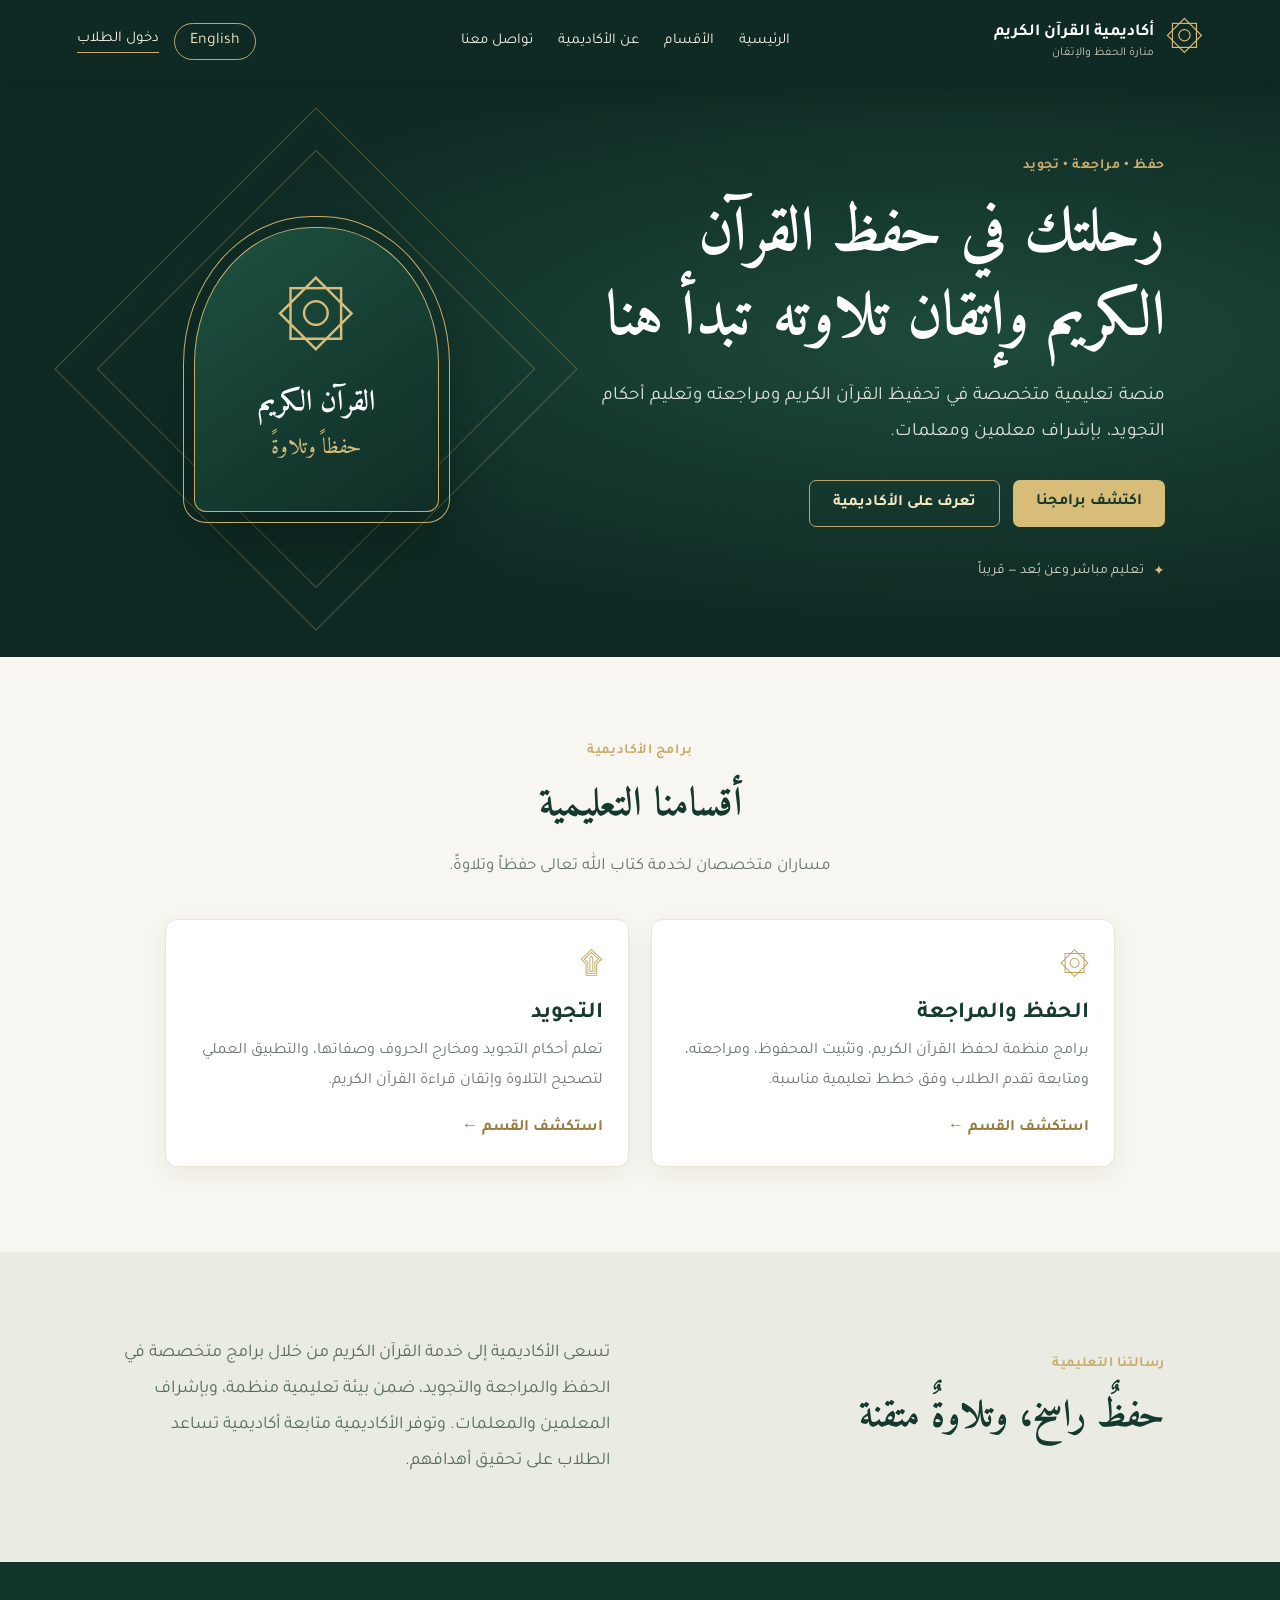
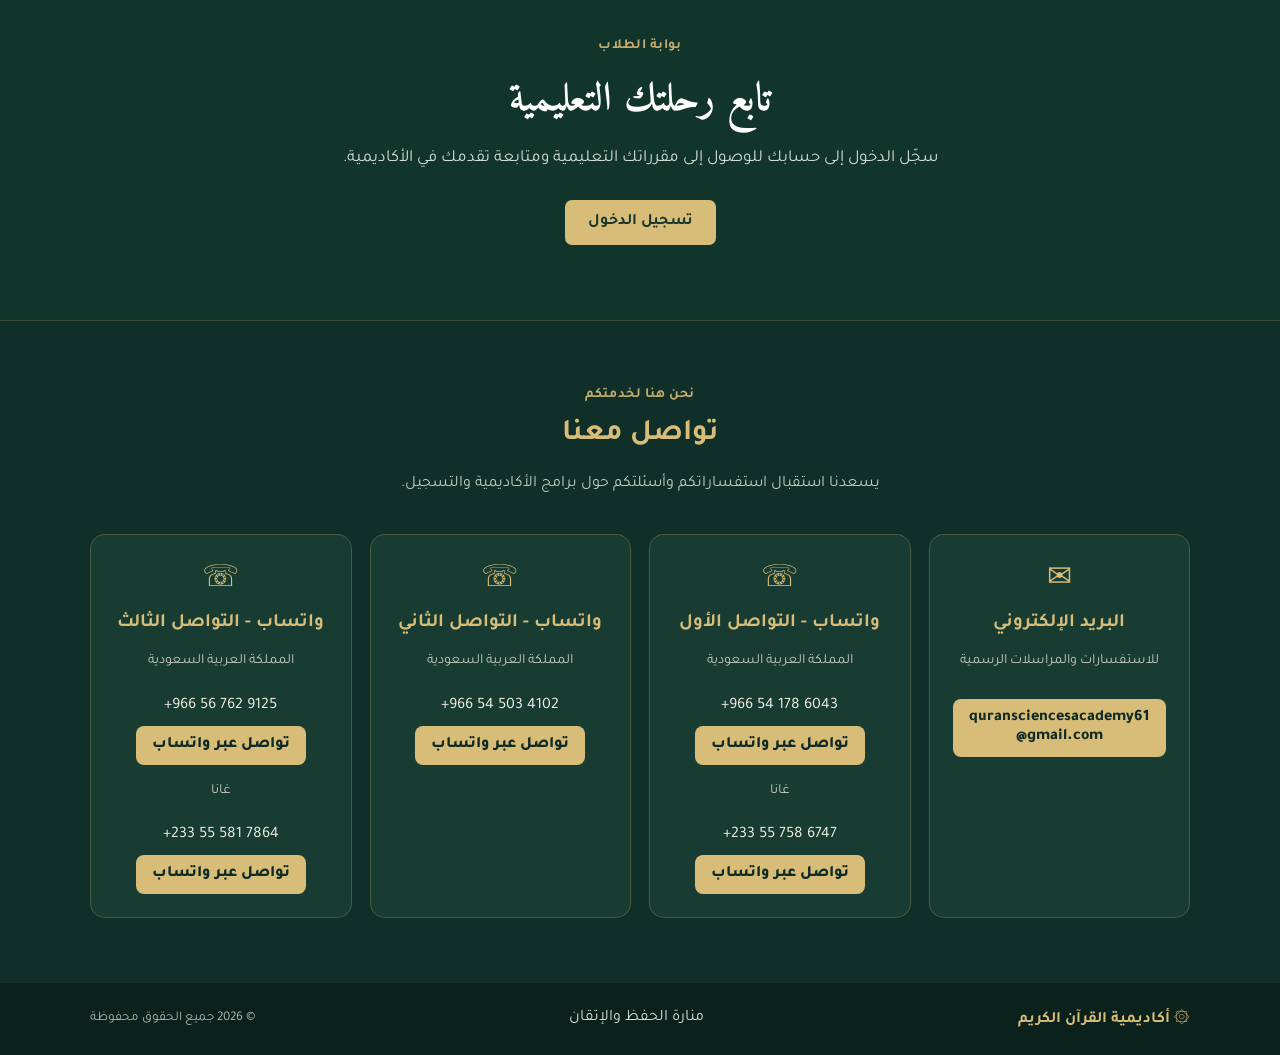
<file: index.html>
<!doctype html>
<html lang="ar" dir="rtl">
<head>
  <meta charset="utf-8">
  <meta name="viewport" content="width=device-width, initial-scale=1">
  <meta name="theme-color" content="#0f2a24">
  <meta name="description" content="أكاديمية متخصصة في حفظ القرآن الكريم ومراجعته وتعليم التجويد">
  <title>أكاديمية القرآن الكريم | الحفظ والتجويد</title>

  <link rel="stylesheet" href="/style.css">
  <link rel="preconnect" href="https://fonts.googleapis.com">
  <link rel="preconnect" href="https://fonts.gstatic.com" crossorigin>
  <link href="https://fonts.googleapis.com/css2?family=Amiri:wght@400;700&family=Tajawal:wght@400;500;700;800&display=swap" rel="stylesheet">

  <script src="/app.js" defer></script>

  <style>
    .contact-section {
      padding: 65px 6%;
      background: #102f28;
      border-top: 1px solid rgba(216,189,120,.2);
    }

    .contact-container {
      max-width: 1100px;
      margin: auto;
    }

    .contact-heading {
      text-align: center;
      margin-bottom: 35px;
    }

    .contact-heading h2 {
      color: #d8bd78;
      font-size: 30px;
      margin: 12px 0;
    }

    .contact-heading p {
      color: #c3cbbf;
      line-height: 1.9;
    }

    .contact-grid {
      display: grid;
      grid-template-columns: repeat(auto-fit, minmax(220px, 1fr));
      gap: 18px;
    }

    .contact-card {
      background: #183b32;
      border: 1px solid rgba(216,189,120,.25);
      border-radius: 15px;
      padding: 23px;
      text-align: center;
    }

    .contact-icon {
      font-size: 30px;
      color: #d8bd78;
      display: block;
      margin-bottom: 12px;
    }

    .contact-card h3 {
      color: #d8bd78;
      margin: 8px 0;
      font-size: 19px;
    }

    .contact-card p {
      color: #c3cbbf;
      font-size: 14px;
      line-height: 1.8;
    }

    .contact-link {
      display: inline-block;
      margin-top: 10px;
      padding: 10px 16px;
      border-radius: 8px;
      background: #d8bd78;
      color: #0f2a24;
      font-weight: 800;
      text-decoration: none;
      overflow-wrap: anywhere;
      transition: .2s;
    }

    .contact-link:hover {
      background: #ead49b;
      transform: translateY(-2px);
    }

    .contact-email,
    .contact-number {
      direction: ltr;
      display: inline-block;
    }

    .contact-number {
      color: #f5f1e7;
      margin-top: 8px;
    }

    @media(max-width: 600px) {
      .contact-section {
        padding: 45px 18px;
      }

      .contact-heading h2 {
        font-size: 25px;
      }
    }
  </style>
</head>

<body>

<header class="site-header">
  <a class="brand" href="/index.html">
    <span class="brand-mark">۞</span>
    <span>
      <strong data-ar="أكاديمية القرآن الكريم" data-en="Quran Academy">أكاديمية القرآن الكريم</strong>
      <small data-ar="منارة الحفظ والإتقان" data-en="A home for memorization and excellence">منارة الحفظ والإتقان</small>
    </span>
  </a>

  <nav class="main-nav" aria-label="Main navigation">
    <a href="#home" data-ar="الرئيسية" data-en="Home">الرئيسية</a>
    <a href="#departments" data-ar="الأقسام" data-en="Departments">الأقسام</a>
    <a href="#about" data-ar="عن الأكاديمية" data-en="About">عن الأكاديمية</a>
    <a href="#contact" data-ar="تواصل معنا" data-en="Contact">تواصل معنا</a>
  </nav>

  <div class="header-actions">
    <button class="language-button" id="languageToggle" type="button">English</button>
    <a class="login-link" href="/login.html" data-ar="دخول الطلاب" data-en="Student Login">دخول الطلاب</a>
  </div>
</header>

<main>

  <section class="hero" id="home">
    <div class="hero-content">
      <span class="eyebrow" data-ar="حفظ • مراجعة • تجويد" data-en="Memorize • Revise • Recite">حفظ • مراجعة • تجويد</span>

      <h1 data-ar="رحلتك في حفظ القرآن الكريم وإتقان تلاوته تبدأ هنا"
          data-en="Your journey to memorizing the Holy Quran and mastering its recitation starts here">
        رحلتك في حفظ القرآن الكريم وإتقان تلاوته تبدأ هنا
      </h1>

      <p data-ar="منصة تعليمية متخصصة في تحفيظ القرآن الكريم ومراجعته وتعليم أحكام التجويد، بإشراف معلمين ومعلمات."
         data-en="A dedicated educational platform for Quran memorization, revision and Tajweed, guided by qualified teachers.">
        منصة تعليمية متخصصة في تحفيظ القرآن الكريم ومراجعته وتعليم أحكام التجويد، بإشراف معلمين ومعلمات.
      </p>

      <div class="hero-actions">
        <a class="button button-gold" href="#departments" data-ar="اكتشف برامجنا" data-en="Explore our programs">اكتشف برامجنا</a>
        <a class="button button-outline" href="#about" data-ar="تعرف على الأكاديمية" data-en="Discover the academy">تعرف على الأكاديمية</a>
      </div>

      <div class="hero-note">
        <span>✦</span>
        <span data-ar="تعليم مباشر وعن بُعد — قريباً" data-en="Live and online learning — coming soon">تعليم مباشر وعن بُعد — قريباً</span>
      </div>
    </div>

    <div class="hero-art" aria-hidden="true">
      <div class="ornament ornament-one"></div>
      <div class="ornament ornament-two"></div>
      <div class="book-emblem">
        <span>۞</span>
        <strong data-ar="القرآن الكريم" data-en="The Holy Quran">القرآن الكريم</strong>
        <small data-ar="حفظاً وتلاوةً" data-en="Memorization and recitation">حفظاً وتلاوةً</small>
      </div>
    </div>
  </section>

  <section class="section" id="departments">
    <div class="section-heading">
      <span class="eyebrow" data-ar="برامج الأكاديمية" data-en="Academy programs">برامج الأكاديمية</span>
      <h2 data-ar="أقسامنا التعليمية" data-en="Our learning departments">أقسامنا التعليمية</h2>
      <p data-ar="مساران متخصصان لخدمة كتاب الله تعالى حفظاً وتلاوةً."
         data-en="Two dedicated programs serving the Book of Allah through memorization and accurate recitation.">
        مساران متخصصان لخدمة كتاب الله تعالى حفظاً وتلاوةً.
      </p>
    </div>

    <div class="department-grid">

      <a class="department-card department-link" href="/memorization.html">
        <span class="card-icon">۞</span>
        <h3 data-ar="الحفظ والمراجعة" data-en="Memorization and Revision">الحفظ والمراجعة</h3>
        <p data-ar="برامج منظمة لحفظ القرآن الكريم، وتثبيت المحفوظ، ومراجعته، ومتابعة تقدم الطلاب وفق خطط تعليمية مناسبة."
           data-en="Structured programs for Quran memorization, strengthening what has been learned, regular revision and tracking student progress.">
          برامج منظمة لحفظ القرآن الكريم، وتثبيت المحفوظ، ومراجعته، ومتابعة تقدم الطلاب وفق خطط تعليمية مناسبة.
        </p>
        <span class="department-action" data-ar="استكشف القسم ←" data-en="Explore department →">استكشف القسم ←</span>
      </a>

      <a class="department-card department-link" href="/tajweed.html">
        <span class="card-icon">۩</span>
        <h3 data-ar="التجويد" data-en="Tajweed">التجويد</h3>
        <p data-ar="تعلم أحكام التجويد ومخارج الحروف وصفاتها، والتطبيق العملي لتصحيح التلاوة وإتقان قراءة القرآن الكريم."
           data-en="Learn Tajweed rules, articulation points and letter characteristics, with practical recitation lessons to improve Quran reading.">
          تعلم أحكام التجويد ومخارج الحروف وصفاتها، والتطبيق العملي لتصحيح التلاوة وإتقان قراءة القرآن الكريم.
        </p>
        <span class="department-action" data-ar="استكشف القسم ←" data-en="Explore department →">استكشف القسم ←</span>
      </a>

    </div>
  </section>
    <section class="about-section" id="about">
    <div>
      <span class="eyebrow" data-ar="رسالتنا التعليمية" data-en="Our educational mission">رسالتنا التعليمية</span>
      <h2 data-ar="حفظٌ راسخ، وتلاوةٌ متقنة" data-en="Strong memorization. Excellent recitation.">حفظٌ راسخ، وتلاوةٌ متقنة</h2>
    </div>

    <p data-ar="تسعى الأكاديمية إلى خدمة القرآن الكريم من خلال برامج متخصصة في الحفظ والمراجعة والتجويد، ضمن بيئة تعليمية منظمة، وبإشراف المعلمين والمعلمات. وتوفر الأكاديمية متابعة أكاديمية تساعد الطلاب على تحقيق أهدافهم."
       data-en="The academy aims to serve the Holy Quran through specialized memorization, revision and Tajweed programs in a structured learning environment guided by teachers. Academic support helps students achieve their learning goals.">
      تسعى الأكاديمية إلى خدمة القرآن الكريم من خلال برامج متخصصة في الحفظ والمراجعة والتجويد، ضمن بيئة تعليمية منظمة، وبإشراف المعلمين والمعلمات. وتوفر الأكاديمية متابعة أكاديمية تساعد الطلاب على تحقيق أهدافهم.
    </p>
  </section>

  <section class="cta-section" id="login">
    <span class="eyebrow" data-ar="بوابة الطلاب" data-en="Student portal">بوابة الطلاب</span>
    <h2 data-ar="تابع رحلتك التعليمية" data-en="Continue your learning journey">تابع رحلتك التعليمية</h2>
    <p data-ar="سجّل الدخول إلى حسابك للوصول إلى مقرراتك التعليمية ومتابعة تقدمك في الأكاديمية."
       data-en="Sign in to your account to access your courses and follow your learning progress at the academy.">
      سجّل الدخول إلى حسابك للوصول إلى مقرراتك التعليمية ومتابعة تقدمك في الأكاديمية.
    </p>
    <a class="button button-gold" href="/login.html" data-ar="تسجيل الدخول" data-en="Sign in">تسجيل الدخول</a>
  </section>

  <!-- Contact Us -->
  <section class="contact-section" id="contact">
    <div class="contact-container">

      <div class="contact-heading">
        <span class="eyebrow" data-ar="نحن هنا لخدمتكم" data-en="We are here to help">نحن هنا لخدمتكم</span>

        <h2 data-ar="تواصل معنا" data-en="Contact Us">تواصل معنا</h2>

        <p
          data-ar="يسعدنا استقبال استفساراتكم وأسئلتكم حول برامج الأكاديمية والتسجيل."
          data-en="We welcome your questions and enquiries about academy programs and registration.">
          يسعدنا استقبال استفساراتكم وأسئلتكم حول برامج الأكاديمية والتسجيل.
        </p>
      </div>

      <div class="contact-grid">

        <div class="contact-card">
          <span class="contact-icon">✉</span>
          <h3 data-ar="البريد الإلكتروني" data-en="Email">البريد الإلكتروني</h3>
          <p data-ar="للاستفسارات والمراسلات الرسمية"
             data-en="For enquiries and official correspondence">
            للاستفسارات والمراسلات الرسمية
          </p>
          <a class="contact-link contact-email"
             href="mailto:quransciencesacademy61@gmail.com">
            quransciencesacademy61@gmail.com
          </a>
        </div>

        <div class="contact-card">
          <span class="contact-icon">☏</span>
          <h3 data-ar="واتساب - التواصل الأول" data-en="WhatsApp - Contact 1">واتساب - التواصل الأول</h3>
          <p data-ar="المملكة العربية السعودية"
             data-en="Saudi Arabia">
            المملكة العربية السعودية
          </p>
          <span class="contact-number">+966 54 178 6043</span>
          <a class="contact-link"
             href="https://wa.me/966541786043"
             target="_blank" rel="noopener noreferrer"
             data-ar="تواصل عبر واتساب" data-en="Chat on WhatsApp">
            تواصل عبر واتساب
          </a>
          <p data-ar="غانا" data-en="Ghana">غانا</p>
          <span class="contact-number">+233 55 758 6747</span>
          <a class="contact-link"
             href="https://wa.me/233557586747"
             target="_blank" rel="noopener noreferrer"
             data-ar="تواصل عبر واتساب" data-en="Chat on WhatsApp">
            تواصل عبر واتساب
          </a>
        </div>

        <div class="contact-card">
          <span class="contact-icon">☏</span>
          <h3 data-ar="واتساب - التواصل الثاني" data-en="WhatsApp - Contact 2">واتساب - التواصل الثاني</h3>
          <p data-ar="المملكة العربية السعودية"
             data-en="Saudi Arabia">
            المملكة العربية السعودية
          </p>
          <span class="contact-number">+966 54 503 4102</span>
          <a class="contact-link"
             href="https://wa.me/966545034102"
             target="_blank" rel="noopener noreferrer"
             data-ar="تواصل عبر واتساب" data-en="Chat on WhatsApp">
            تواصل عبر واتساب
          </a>
        </div>
                <div class="contact-card">
          <span class="contact-icon">☏</span>
          <h3 data-ar="واتساب - التواصل الثالث" data-en="WhatsApp - Contact 3">واتساب - التواصل الثالث</h3>

          <p data-ar="المملكة العربية السعودية"
             data-en="Saudi Arabia">
            المملكة العربية السعودية
          </p>

          <span class="contact-number">+966 56 762 9125</span>
          <a class="contact-link"
             href="https://wa.me/966567629125"
             target="_blank" rel="noopener noreferrer"
             data-ar="تواصل عبر واتساب" data-en="Chat on WhatsApp">
            تواصل عبر واتساب
          </a>

          <p data-ar="غانا" data-en="Ghana">غانا</p>

          <span class="contact-number">+233 55 581 7864</span>
          <a class="contact-link"
             href="https://wa.me/233555817864"
             target="_blank" rel="noopener noreferrer"
             data-ar="تواصل عبر واتساب" data-en="Chat on WhatsApp">
            تواصل عبر واتساب
          </a>
        </div>

      </div>
    </div>
  </section>

</main>

<footer>
  <span>۞ <strong data-ar="أكاديمية القرآن الكريم" data-en="Quran Academy">أكاديمية القرآن الكريم</strong></span>
  <span data-ar="منارة الحفظ والإتقان" data-en="A home for memorization and excellence">منارة الحفظ والإتقان</span>
  <small>© <span id="year"></span> <span data-ar="جميع الحقوق محفوظة" data-en="All rights reserved">جميع الحقوق محفوظة</span></small>
</footer>

</body>
</html>
</file>
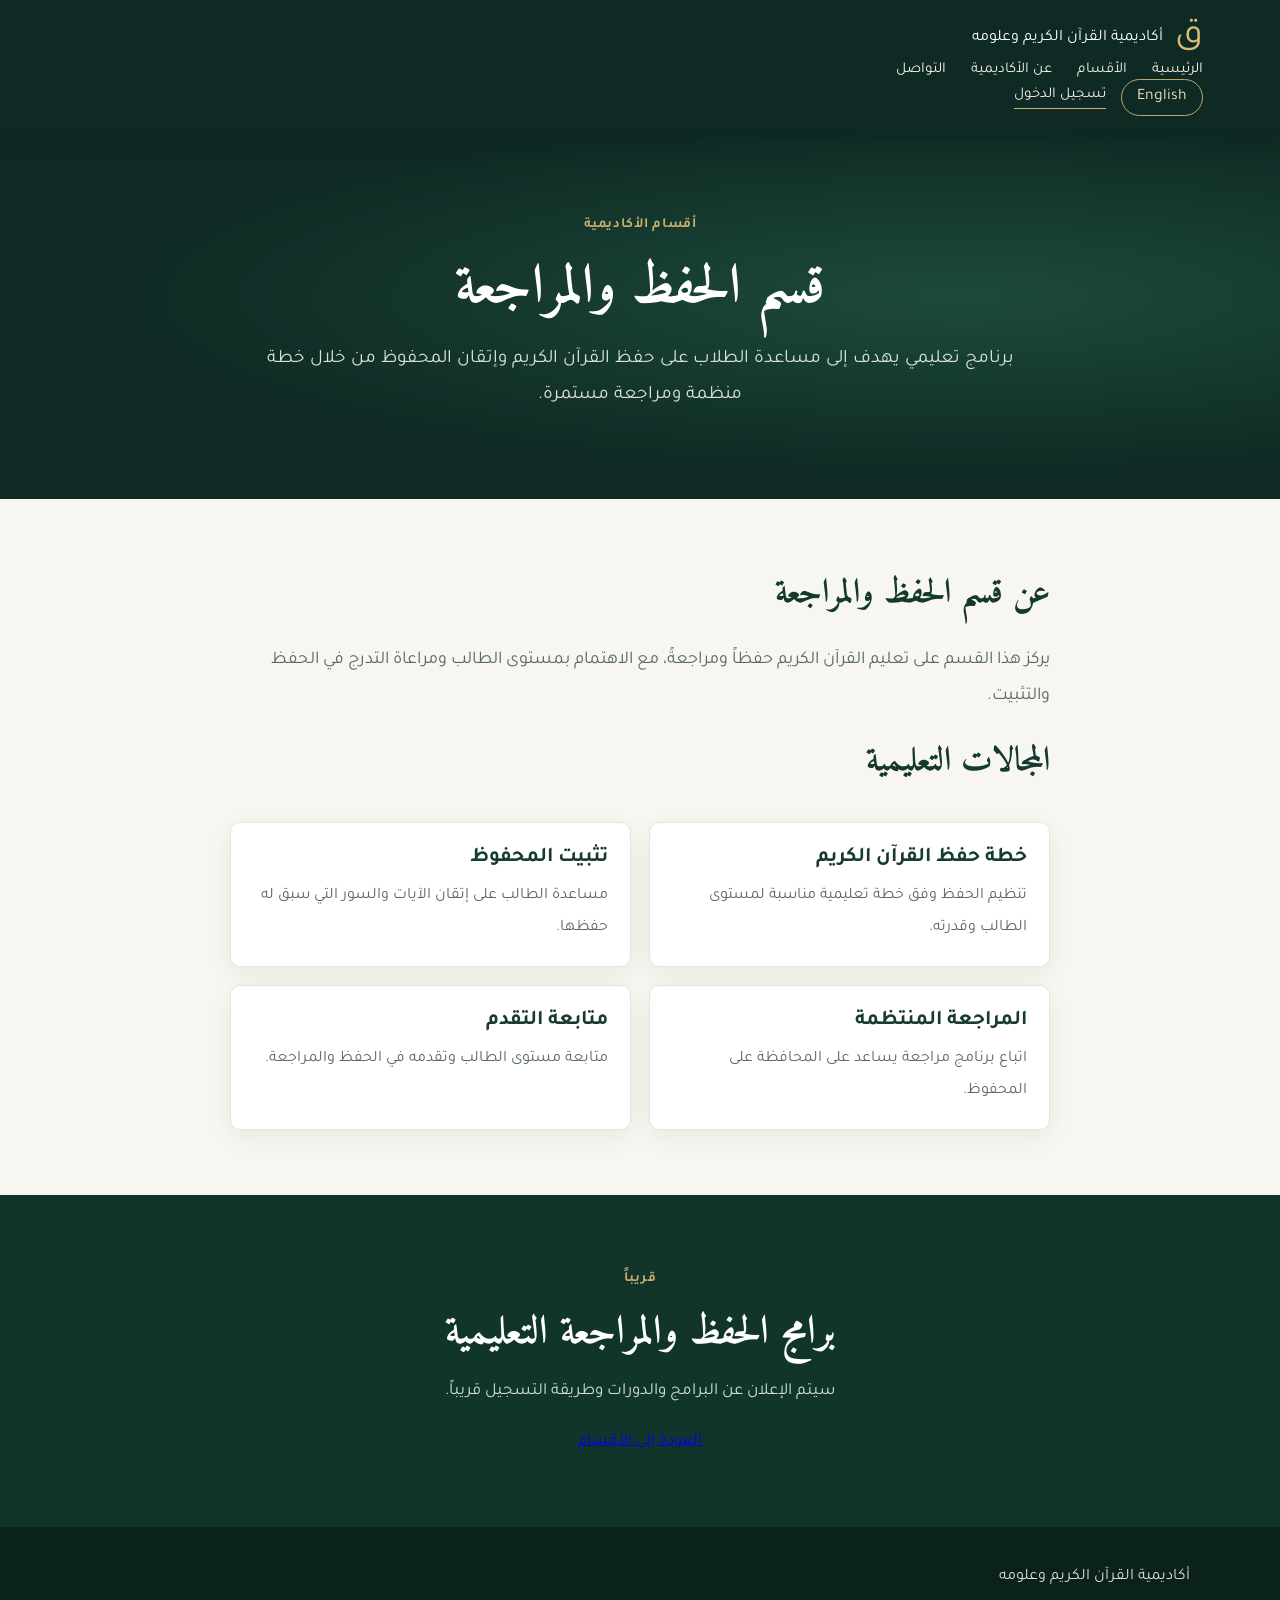
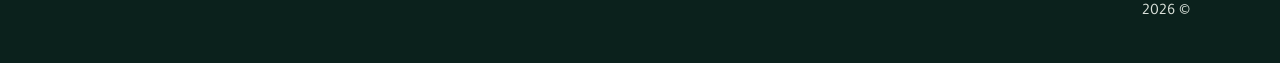
<file: memorization.html>
<!DOCTYPE html>
<html lang="ar" dir="rtl" data-title-ar="الحفظ والمراجعة | أكاديمية القرآن الكريم" data-title-en="Memorization and Revision | Quran Sciences Academy">

<head>
  <meta charset="UTF-8">
  <meta name="viewport" content="width=device-width, initial-scale=1">
  <meta name="theme-color" content="#0f2a24">
  <meta name="description" content="قسم حفظ القرآن الكريم ومراجعته في أكاديمية القرآن الكريم وعلومه">

  <title>الحفظ والمراجعة | أكاديمية القرآن الكريم</title>

  <link rel="stylesheet" href="/style.css">

  <link rel="preconnect" href="https://fonts.googleapis.com">
  <link rel="preconnect" href="https://fonts.gstatic.com" crossorigin>

  <link href="https://fonts.googleapis.com/css2?family=Amiri:wght@400;700&family=Tajawal:wght@400;500;700;800&display=swap" rel="stylesheet">

  <script src="/app.js" defer></script>
</head>

<body>

  <header class="site-header">
    <div class="container header-inner">

      <a class="brand" href="/index.html">
        <span class="brand-mark">ق</span>
        <span data-ar="أكاديمية القرآن الكريم وعلومه"
              data-en="Quran Sciences Academy">
          أكاديمية القرآن الكريم وعلومه
        </span>
      </a>

      <nav class="main-nav">
        <a href="/index.html#home" data-ar="الرئيسية" data-en="Home">الرئيسية</a>
        <a href="/index.html#departments" data-ar="الأقسام" data-en="Departments">الأقسام</a>
        <a href="/index.html#about" data-ar="عن الأكاديمية" data-en="About">عن الأكاديمية</a>
        <a href="/index.html#contact" data-ar="التواصل" data-en="Contact">التواصل</a>
      </nav>

      <div class="header-actions">
        <button class="language-button" id="languageToggle" type="button">English</button>
        <a class="login-link" href="/index.html#login"
           data-ar="تسجيل الدخول"
           data-en="Login">
          تسجيل الدخول
        </a>
      </div>

    </div>
  </header>

  <main>

    <section class="department-hero">
      <div class="container">

        <span class="eyebrow"
              data-ar="أقسام الأكاديمية"
              data-en="Academy Departments">
          أقسام الأكاديمية
        </span>

        <h1 data-ar="قسم الحفظ والمراجعة"
            data-en="Memorization and Revision Department">
          قسم الحفظ والمراجعة
        </h1>

        <p data-ar="برنامج تعليمي يهدف إلى مساعدة الطلاب على حفظ القرآن الكريم وإتقان المحفوظ من خلال خطة منظمة ومراجعة مستمرة."
           data-en="An educational programme designed to help students memorize the Holy Quran and strengthen their memorization through structured plans and regular revision.">
          برنامج تعليمي يهدف إلى مساعدة الطلاب على حفظ القرآن الكريم وإتقان المحفوظ من خلال خطة منظمة ومراجعة مستمرة.
        </p>

      </div>
    </section>

    <section class="department-content">
      <div class="container">

        <h2 data-ar="عن قسم الحفظ والمراجعة"
            data-en="About Memorization and Revision">
          عن قسم الحفظ والمراجعة
        </h2>

        <p data-ar="يركز هذا القسم على تعليم القرآن الكريم حفظاً ومراجعةً، مع الاهتمام بمستوى الطالب ومراعاة التدرج في الحفظ والتثبيت."
           data-en="This department focuses on Quran memorization and revision, taking each student's level into account and encouraging gradual progress and strong retention.">
          يركز هذا القسم على تعليم القرآن الكريم حفظاً ومراجعةً، مع الاهتمام بمستوى الطالب ومراعاة التدرج في الحفظ والتثبيت.
        </p>

        <h2 data-ar="المجالات التعليمية"
            data-en="Learning Areas">
          المجالات التعليمية
        </h2>

        <div class="learning-list">

          <article class="learning-item">
            <h3 data-ar="خطة حفظ القرآن الكريم"
                data-en="Quran Memorization Plan">
              خطة حفظ القرآن الكريم
            </h3>

            <p data-ar="تنظيم الحفظ وفق خطة تعليمية مناسبة لمستوى الطالب وقدرته."
               data-en="Organize memorization through a learning plan suited to each student's level and ability.">
              تنظيم الحفظ وفق خطة تعليمية مناسبة لمستوى الطالب وقدرته.
            </p>
          </article>

          <article class="learning-item">
            <h3 data-ar="تثبيت المحفوظ"
                data-en="Strengthening Memorization">
              تثبيت المحفوظ
            </h3>

            <p data-ar="مساعدة الطالب على إتقان الآيات والسور التي سبق له حفظها."
               data-en="Help students strengthen and master the verses and surahs they have already memorized.">
              مساعدة الطالب على إتقان الآيات والسور التي سبق له حفظها.
            </p>
          </article>

          <article class="learning-item">
            <h3 data-ar="المراجعة المنتظمة"
                data-en="Regular Revision">
              المراجعة المنتظمة
            </h3>

            <p data-ar="اتباع برنامج مراجعة يساعد على المحافظة على المحفوظ."
               data-en="Follow a revision programme that helps students maintain what they have memorized.">
              اتباع برنامج مراجعة يساعد على المحافظة على المحفوظ.
            </p>
          </article>

          <article class="learning-item">
            <h3 data-ar="متابعة التقدم"
                data-en="Progress Tracking">
              متابعة التقدم
            </h3>

            <p data-ar="متابعة مستوى الطالب وتقدمه في الحفظ والمراجعة."
               data-en="Monitor each student's progress in memorization and revision.">
              متابعة مستوى الطالب وتقدمه في الحفظ والمراجعة.
            </p>
          </article>

        </div>

      </div>
    </section>

    <section class="cta-section">
      <div class="container">

        <span class="eyebrow"
              data-ar="قريباً"
              data-en="Coming Soon">
          قريباً
        </span>

        <h2 data-ar="برامج الحفظ والمراجعة التعليمية"
            data-en="Memorization and Revision Programmes">
          برامج الحفظ والمراجعة التعليمية
        </h2>

        <p data-ar="سيتم الإعلان عن البرامج والدورات وطريقة التسجيل قريباً."
           data-en="Programme details, courses, and enrolment information will be announced soon.">
          سيتم الإعلان عن البرامج والدورات وطريقة التسجيل قريباً.
        </p>

        <a class="primary-button"
           href="/index.html#departments"
           data-ar="العودة إلى الأقسام"
           data-en="Back to Departments">
          العودة إلى الأقسام
        </a>

      </div>
    </section>

  </main>

  <footer class="site-footer" id="contact">
    <div class="container footer-inner">

      <p data-ar="أكاديمية القرآن الكريم وعلومه"
         data-en="Quran Sciences Academy">
        أكاديمية القرآن الكريم وعلومه
      </p>

      <p>© <span id="year"></span></p>

    </div>
  </footer>

</body>
</html>
</file>
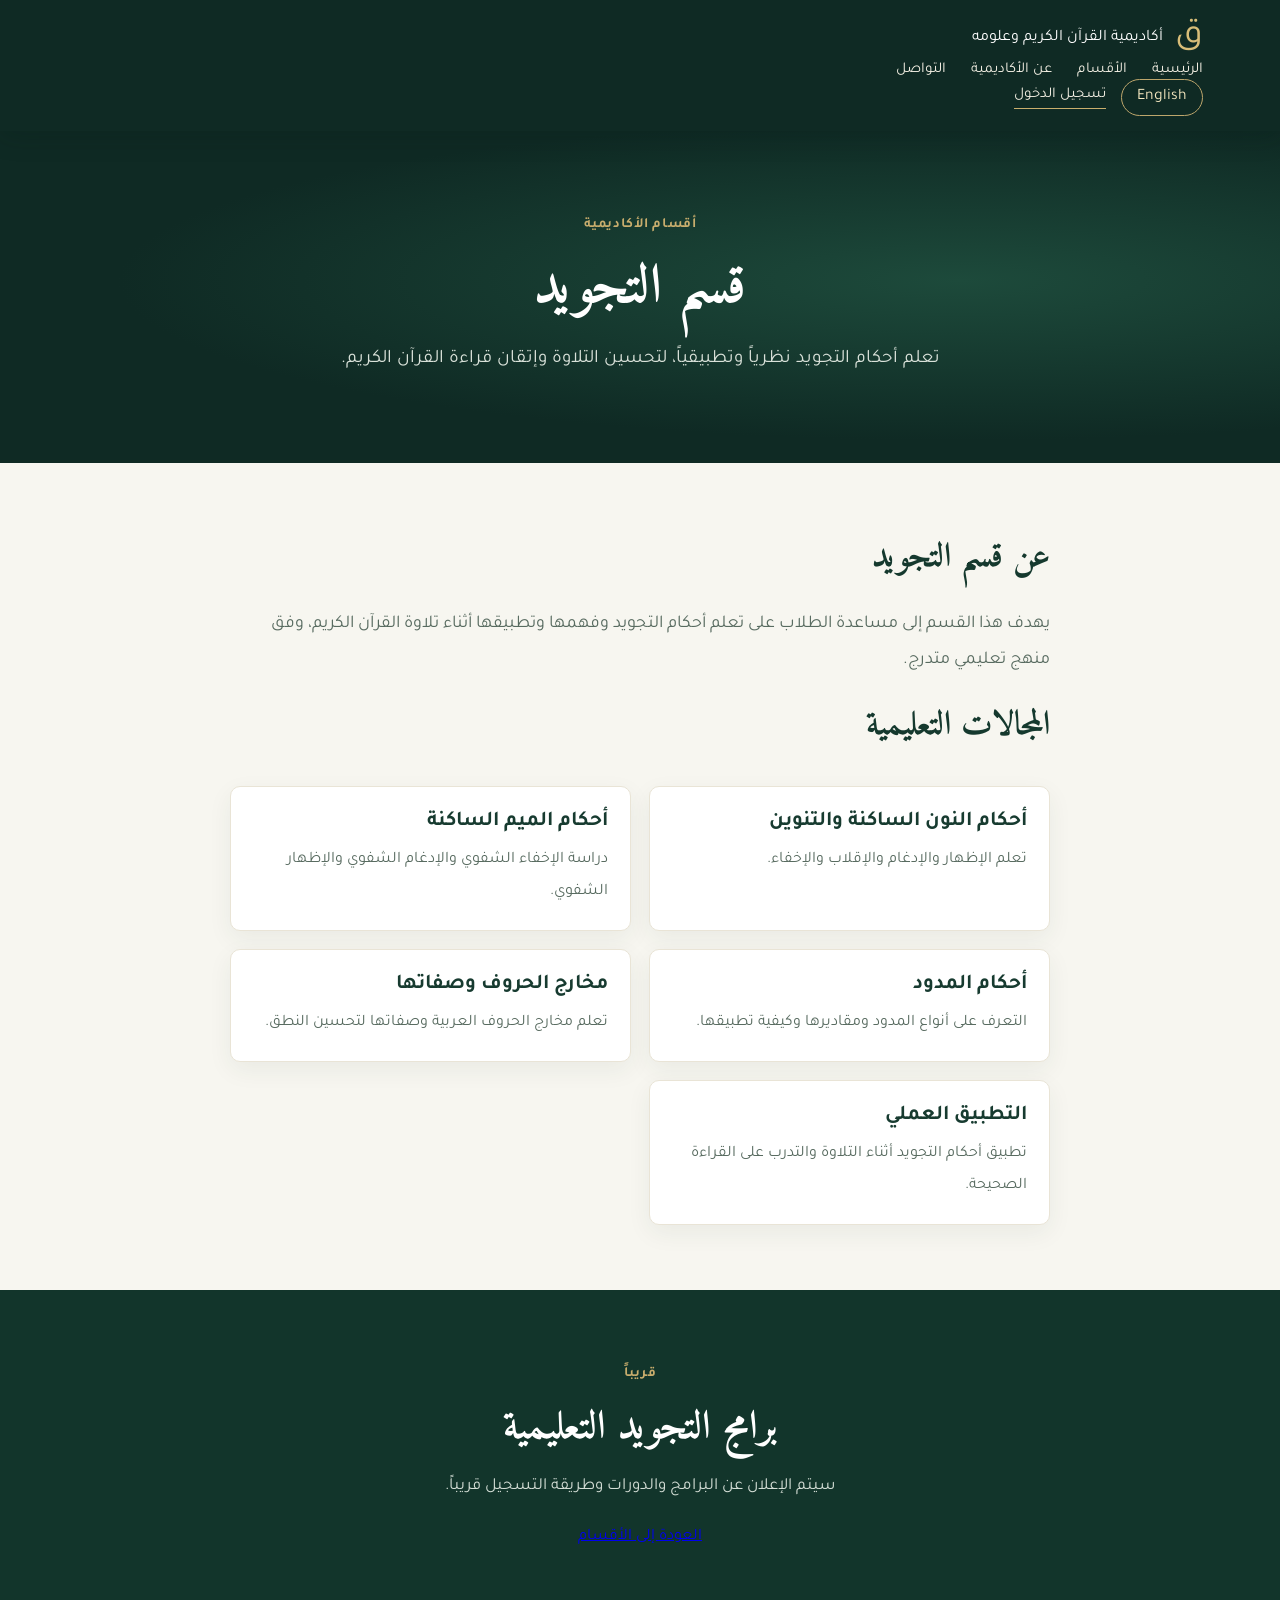
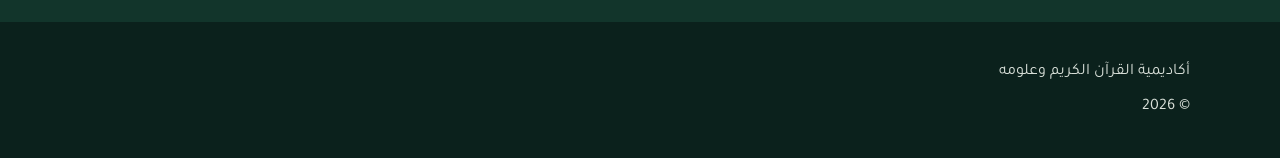
<file: tajweed.html>
<!DOCTYPE html>
<html lang="ar" dir="rtl" data-title-ar="التجويد | أكاديمية القرآن الكريم" data-title-en="Tajweed | Quran Sciences Academy">
<head>
  <meta charset="UTF-8">
  <meta name="viewport" content="width=device-width, initial-scale=1">
  <meta name="theme-color" content="#0f2a24">
  <meta name="description" content="قسم التجويد في أكاديمية القرآن الكريم وعلومه">
  <title>التجويد | أكاديمية القرآن الكريم</title>

  <link rel="stylesheet" href="/style.css">

  <link rel="preconnect" href="https://fonts.googleapis.com">
  <link rel="preconnect" href="https://fonts.gstatic.com" crossorigin>
  <link href="https://fonts.googleapis.com/css2?family=Amiri:wght@400;700&family=Tajawal:wght@400;500;700;800&display=swap" rel="stylesheet">

  <script src="/app.js" defer></script>
</head>

<body>

  <header class="site-header">
    <div class="container header-inner">

      <a class="brand" href="/index.html">
        <span class="brand-mark">ق</span>
        <span data-ar="أكاديمية القرآن الكريم وعلومه"
              data-en="Quran Sciences Academy">
          أكاديمية القرآن الكريم وعلومه
        </span>
      </a>

      <nav class="main-nav">
        <a href="/index.html#home" data-ar="الرئيسية" data-en="Home">الرئيسية</a>
        <a href="/index.html#departments" data-ar="الأقسام" data-en="Departments">الأقسام</a>
        <a href="/index.html#about" data-ar="عن الأكاديمية" data-en="About">عن الأكاديمية</a>
        <a href="/index.html#contact" data-ar="التواصل" data-en="Contact">التواصل</a>
      </nav>

      <div class="header-actions">
        <button class="language-button" id="languageToggle" type="button">English</button>
        <a class="login-link" href="/index.html#login" data-ar="تسجيل الدخول" data-en="Login">تسجيل الدخول</a>
      </div>

    </div>
  </header>

  <main>

    <section class="department-hero">
      <div class="container">
        <span class="eyebrow"
              data-ar="أقسام الأكاديمية"
              data-en="Academy Departments">
          أقسام الأكاديمية
        </span>

        <h1 data-ar="قسم التجويد" data-en="Tajweed Department">
          قسم التجويد
        </h1>

        <p data-ar="تعلم أحكام التجويد نظرياً وتطبيقياً، لتحسين التلاوة وإتقان قراءة القرآن الكريم."
           data-en="Learn the rules of Tajweed through theory and practice to improve your recitation of the Holy Quran.">
          تعلم أحكام التجويد نظرياً وتطبيقياً، لتحسين التلاوة وإتقان قراءة القرآن الكريم.
        </p>
      </div>
    </section>

    <section class="department-content">
      <div class="container">

        <h2 data-ar="عن قسم التجويد" data-en="About the Tajweed Department">
          عن قسم التجويد
        </h2>

        <p data-ar="يهدف هذا القسم إلى مساعدة الطلاب على تعلم أحكام التجويد وفهمها وتطبيقها أثناء تلاوة القرآن الكريم، وفق منهج تعليمي متدرج."
           data-en="This department aims to help students learn, understand, and apply Tajweed rules while reciting the Holy Quran through a structured learning programme.">
          يهدف هذا القسم إلى مساعدة الطلاب على تعلم أحكام التجويد وفهمها وتطبيقها أثناء تلاوة القرآن الكريم، وفق منهج تعليمي متدرج.
        </p>

        <h2 data-ar="المجالات التعليمية" data-en="Learning Areas">
          المجالات التعليمية
        </h2>

        <div class="learning-list">

          <article class="learning-item">
            <h3 data-ar="أحكام النون الساكنة والتنوين" data-en="Rules of Noon Sakinah and Tanween">
              أحكام النون الساكنة والتنوين
            </h3>
            <p data-ar="تعلم الإظهار والإدغام والإقلاب والإخفاء."
               data-en="Learn Izhar, Idgham, Iqlab, and Ikhfa.">
              تعلم الإظهار والإدغام والإقلاب والإخفاء.
            </p>
          </article>

          <article class="learning-item">
            <h3 data-ar="أحكام الميم الساكنة" data-en="Rules of Meem Sakinah">
              أحكام الميم الساكنة
            </h3>
            <p data-ar="دراسة الإخفاء الشفوي والإدغام الشفوي والإظهار الشفوي."
               data-en="Study Ikhfa Shafawi, Idgham Shafawi, and Izhar Shafawi.">
              دراسة الإخفاء الشفوي والإدغام الشفوي والإظهار الشفوي.
            </p>
          </article>

          <article class="learning-item">
            <h3 data-ar="أحكام المدود" data-en="Rules of Madd">
              أحكام المدود
            </h3>
            <p data-ar="التعرف على أنواع المدود ومقاديرها وكيفية تطبيقها."
               data-en="Understand the types of Madd, their durations, and how to apply them.">
              التعرف على أنواع المدود ومقاديرها وكيفية تطبيقها.
            </p>
          </article>

          <article class="learning-item">
            <h3 data-ar="مخارج الحروف وصفاتها" data-en="Articulation Points and Characteristics">
              مخارج الحروف وصفاتها
            </h3>
            <p data-ar="تعلم مخارج الحروف العربية وصفاتها لتحسين النطق."
               data-en="Learn the articulation points and characteristics of Arabic letters to improve pronunciation.">
              تعلم مخارج الحروف العربية وصفاتها لتحسين النطق.
            </p>
          </article>

          <article class="learning-item">
            <h3 data-ar="التطبيق العملي" data-en="Practical Application">
              التطبيق العملي
            </h3>
            <p data-ar="تطبيق أحكام التجويد أثناء التلاوة والتدرب على القراءة الصحيحة."
               data-en="Apply Tajweed rules during recitation and practise accurate Quran reading.">
              تطبيق أحكام التجويد أثناء التلاوة والتدرب على القراءة الصحيحة.
            </p>
          </article>

        </div>
      </div>
    </section>

    <section class="cta-section">
      <div class="container">
        <span class="eyebrow" data-ar="قريباً" data-en="Coming Soon">قريباً</span>

        <h2 data-ar="برامج التجويد التعليمية"
            data-en="Tajweed Learning Programmes">
          برامج التجويد التعليمية
        </h2>

        <p data-ar="سيتم الإعلان عن البرامج والدورات وطريقة التسجيل قريباً."
           data-en="Programme details, courses, and enrolment information will be announced soon.">
          سيتم الإعلان عن البرامج والدورات وطريقة التسجيل قريباً.
        </p>

        <a class="primary-button" href="/index.html#departments"
           data-ar="العودة إلى الأقسام"
           data-en="Back to Departments">
          العودة إلى الأقسام
        </a>
      </div>
    </section>

  </main>

  <footer class="site-footer" id="contact">
    <div class="container footer-inner">
      <p data-ar="أكاديمية القرآن الكريم وعلومه"
         data-en="Quran Sciences Academy">
        أكاديمية القرآن الكريم وعلومه
      </p>
      <p>© <span id="year"></span></p>
    </div>
  </footer>

</body>
</html>
</file>
<file: style.css>
*{box-sizing:border-box}
html{scroll-behavior:smooth}
body{margin:0;background:#f7f6f0;color:#19362e;font-family:"Tajawal",Arial,sans-serif}

.site-header{
  height:auto;min-height:82px;padding:15px 6%;
  display:flex;align-items:center;justify-content:space-between;
  gap:24px;background:#0f2a24;color:#fff;
  position:sticky;top:0;z-index:5;
  box-shadow:0 5px 25px #061a1530
}
.brand{display:flex;align-items:center;gap:12px;color:#fff;text-decoration:none}
.brand-mark{font-size:38px;color:#d8bd78}
.brand strong,.brand small{display:block}
.brand strong{font-size:17px}
.brand small{font-size:12px;color:#c9c8b9;margin-top:3px}
.main-nav{display:flex;gap:25px}
.main-nav a,.login-link{color:#f4f0e4;text-decoration:none;font-size:15px}
.main-nav a:hover,.login-link:hover{color:#e0c77f}
.header-actions{display:flex;align-items:center;gap:15px}
.language-button{
  background:transparent;border:1px solid #bda66c;
  color:#f5e8c0;border-radius:22px;padding:8px 15px;
  font:inherit;cursor:pointer
}
.login-link{border-bottom:1px solid #c9ae6c;padding-bottom:4px}

.hero{
  min-height:570px;padding:75px 9%;
  display:grid;grid-template-columns:1.2fr .8fr;
  align-items:center;gap:45px;
  background:radial-gradient(ellipse at 75% 45%,#1d4a3b 0,#0f2a24 62%);
  color:#fff;overflow:hidden
}
.hero-content{max-width:650px}
.eyebrow{color:#c8ad6d;font-weight:700;letter-spacing:.04em;font-size:14px}
.hero h1{
  font-family:"Amiri",serif;font-size:clamp(38px,5vw,62px);
  line-height:1.35;margin:17px 0;color:#fff
}
.hero p{font-size:19px;line-height:1.9;color:#d9e1d9;max-width:590px}
.hero-actions{display:flex;gap:13px;flex-wrap:wrap;margin-top:28px}
.button{display:inline-block;text-decoration:none;border-radius:7px;padding:13px 23px;font-weight:700}
.button-gold{background:#d8bd78;color:#18362d}
.button-outline{border:1px solid #bca56c;color:#f6e9c4}
.hero-note{display:flex;align-items:center;gap:9px;color:#d6d7c9;margin-top:35px;font-size:14px}
.hero-note span:first-child{color:#d8bd78}

.hero-art{height:360px;display:grid;place-items:center;position:relative}
.book-emblem{
  width:245px;height:285px;border:1px solid #c8ad6d;
  border-radius:48% 48% 12px 12px;
  display:flex;flex-direction:column;align-items:center;
  justify-content:center;outline:1px solid #c8ad6d;
  outline-offset:10px;background:linear-gradient(145deg,#1d5140,#102d26);
  box-shadow:0 25px 60px #06171180;z-index:1
}
.book-emblem span{font-size:80px;color:#d8bd78}
.book-emblem strong{font:700 29px "Amiri",serif;color:#fff}
.book-emblem small{font:22px "Amiri",serif;color:#d8bd78}
.ornament{position:absolute;border:1px solid #c8ad6d55;transform:rotate(45deg)}
.ornament-one{width:310px;height:310px}
.ornament-two{width:370px;height:370px}

.section{padding:85px 7%}
.section-heading{text-align:center;margin-bottom:42px}
.section-heading h2,.about-section h2,.cta-section h2{
  font:700 40px "Amiri",serif;margin:9px 0;color:#15392e
}
.section-heading p{color:#65766d;font-size:17px}

.department-grid{
  display:grid;
  grid-template-columns:repeat(2,minmax(0,1fr));
  gap:22px;
  max-width:950px;
  margin:auto
}
.department-card{
  display:block;
  background:#fff;border:1px solid #e9e4d6;
  border-radius:12px;padding:28px 25px;
  min-height:230px;
  box-shadow:0 8px 24px #183b3010;
  transition:transform .2s,border-color .2s,box-shadow .2s;
  color:inherit;text-decoration:none
}
.department-card:hover{
  transform:translateY(-5px);
  border-color:#cbb477;
  box-shadow:0 14px 30px #183b3018
}
.department-card:focus-visible{
  outline:3px solid #c8ad6d;
  outline-offset:4px
}
.card-icon{font-size:30px;color:#b99b53}
.department-card h3{font-size:23px;margin:13px 0 8px;color:#173b30}
.department-card p{margin:0;color:#6b776f;line-height:1.9}
.department-action{
  display:inline-block;margin-top:20px;
  color:#967b3d;font-weight:700
}

.about-section{
  background:#eaece3;padding:65px 9%;
  display:grid;grid-template-columns:1fr 1fr;
  gap:60px;align-items:center
}
.about-section h2{font-size:38px}
.about-section p{font-size:18px;line-height:2;color:#586b60}

.cta-section{text-align:center;padding:75px 20px;background:#12352b;color:#fff}
.cta-section h2{color:#fff}
.cta-section p{
  color:#d3ddd5;font-size:17px;line-height:1.8;
  margin:0 auto 25px;max-width:650px
}

footer{
  background:#0b211c;color:#d9e0d9;padding:25px 7%;
  display:flex;justify-content:space-between;
  align-items:center;gap:15px;flex-wrap:wrap
}
footer>span:first-child{color:#d8bd78}
footer small{color:#aebbb2}

body[dir="ltr"] .hero-content,
body[dir="ltr"] .about-section{text-align:left}
body[dir="ltr"] .hero-note{justify-content:flex-start}

/* Department pages */
.department-hero{
  background:radial-gradient(ellipse at 75% 45%,#1d4a3b 0,#0f2a24 62%);
  color:#fff;padding:85px 9%;text-align:center
}
.department-hero h1{
  font:700 clamp(38px,5vw,55px) "Amiri",serif;
  line-height:1.4;margin:15px 0;color:#fff
}
.department-hero p{
  font-size:19px;line-height:1.9;
  color:#d9e1d9;max-width:750px;margin:0 auto
}
.department-content{
  max-width:1000px;margin:auto;padding:65px 7%
}
.department-content h2{
  font:700 34px "Amiri",serif;color:#15392e;
  margin:0 0 18px
}
.department-content p{
  font-size:18px;line-height:2;color:#586b60
}
.learning-list{
  display:grid;grid-template-columns:repeat(2,minmax(0,1fr));
  gap:18px;margin-top:30px
}
.learning-item{
  background:#fff;border:1px solid #e9e4d6;
  border-radius:10px;padding:22px;
  box-shadow:0 8px 24px #183b3010
}
.learning-item h3{color:#173b30;margin:0 0 10px;font-size:21px}
.learning-item p{margin:0;font-size:16px}
.back-home{display:inline-block;margin-top:30px}

@media(max-width:900px){
  .main-nav{gap:12px}
  .hero{padding:60px 6%;grid-template-columns:1fr .7fr}
  .hero-art{transform:scale(.8)}
}

@media(max-width:650px){
  .site-header{padding:12px 5%;flex-wrap:wrap}
  .brand{flex:1}
  .main-nav{
    order:3;width:100%;overflow:auto;
    justify-content:flex-start;padding:8px 0 3px;gap:20px
  }
  .main-nav a{white-space:nowrap;font-size:14px}
  .header-actions{gap:10px}
  .hero{display:block;padding:55px 7%;min-height:0}
  .hero h1{font-size:42px}
  .hero p{font-size:17px}
  .hero-art{height:270px;margin-top:35px;transform:scale(.8)}
  .section{padding:60px 5%}
  .department-grid{grid-template-columns:1fr}
  .department-card{min-height:0}
  .about-section{grid-template-columns:1fr;gap:10px;padding:50px 7%}
  .about-section h2,.section-heading h2,.cta-section h2{font-size:33px}
  .department-hero{padding:60px 7%}
  .department-content{padding:50px 6%}
  .department-content h2{font-size:30px}
  .learning-list{grid-template-columns:1fr}
  footer{justify-content:center;text-align:center;flex-direction:column}
}
</file>
